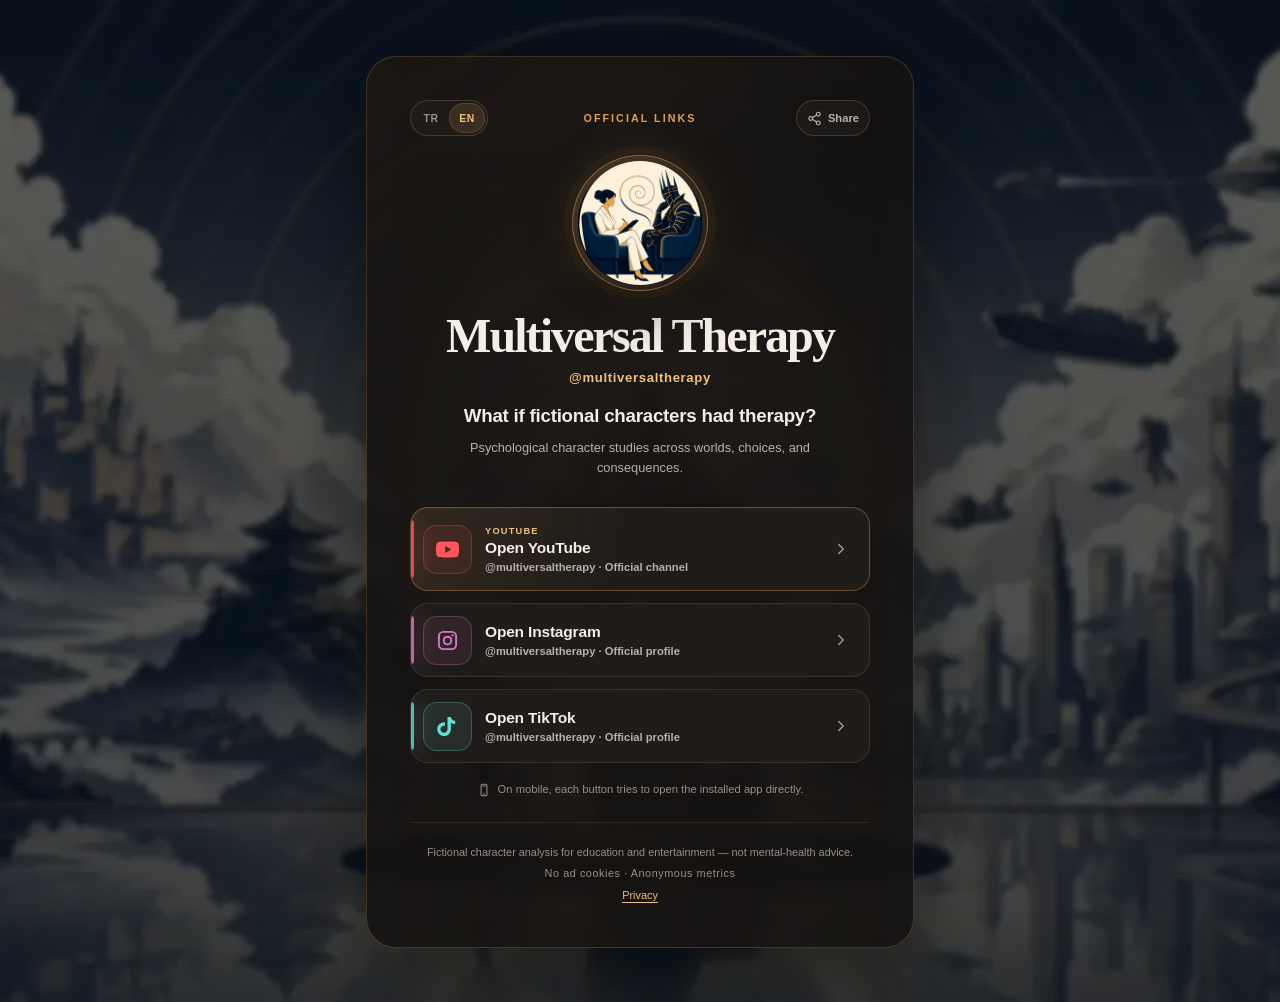
<file: index.html>
<!doctype html>
<html lang="en">
<head>
  <meta charset="utf-8">
  <meta name="viewport" content="width=device-width, initial-scale=1, viewport-fit=cover">
  <meta name="theme-color" content="#100f0e">
  <meta name="color-scheme" content="dark">
  <meta name="application-name" content="Multiversal Therapy">
  <meta name="referrer" content="no-referrer">
  <meta name="description" content="Official Multiversal Therapy links. Psychological character studies across worlds, choices, and consequences.">
  <meta http-equiv="Content-Security-Policy" content="default-src 'none'; img-src 'self'; style-src 'self'; script-src 'self' 'sha256-6HENbrslzZQmGPpcIbn14NTvtYMsAxly2jqx/GRYbjo='; script-src-attr 'none'; style-src-attr 'none'; connect-src https://counterapi.com; manifest-src 'self'; font-src 'none'; media-src 'none'; object-src 'none'; frame-src 'none'; worker-src 'none'; base-uri 'none'; form-action 'none'; upgrade-insecure-requests">

  <meta property="og:type" content="website">
  <meta property="og:site_name" content="Multiversal Therapy">
  <meta property="og:title" content="Multiversal Therapy | Resmî / Official">
  <meta property="og:description" content="Kurgusal karakterler terapi alsaydı? / What if fictional characters had therapy?">
  <meta property="og:url" content="https://multiversaltherapy.github.io/">
  <meta property="og:image" content="https://multiversaltherapy.github.io/assets/og-card-v2.jpg">
  <meta property="og:image:type" content="image/jpeg">
  <meta property="og:image:width" content="1200">
  <meta property="og:image:height" content="630">
  <meta property="og:image:alt" content="Multiversal Therapy güncel profil görseli / current profile artwork">

  <meta name="twitter:card" content="summary_large_image">
  <meta name="twitter:title" content="Multiversal Therapy | Resmî / Official">
  <meta name="twitter:description" content="Kurgusal karakterler terapi alsaydı? / What if fictional characters had therapy?">
  <meta name="twitter:image" content="https://multiversaltherapy.github.io/assets/og-card-v2.jpg">

  <link rel="canonical" href="https://multiversaltherapy.github.io/">
  <link rel="icon" href="assets/favicon-32-v4.png" type="image/png" sizes="32x32">
  <link rel="icon" href="assets/icon-192-v4.png" type="image/png" sizes="192x192">
  <link rel="shortcut icon" href="favicon.ico" sizes="any">
  <link rel="apple-touch-icon" href="assets/apple-touch-icon-v4.png" sizes="180x180">
  <link rel="manifest" href="site.webmanifest?v=4">
  <link rel="preload" as="image" href="assets/profile-v3-256.jpg?v=4" imagesizes="136px">
  <link rel="stylesheet" href="assets/link-bio-v3.css">
  <title>Multiversal Therapy | Official Links</title>
  <script src="assets/link-bio-v3.js?v=4" defer></script>
  <script src="assets/analytics-v1.js?v=2" defer></script>
</head>
<body>
  <main class="page-shell">
    <article class="profile-card reveal" aria-labelledby="profile-title">
      <div class="card-toolbar">
        <div class="language-switch" role="group" aria-label="Language / Dil">
          <button class="language-button" type="button" data-language="tr" aria-pressed="false">TR</button>
          <button class="language-button" type="button" data-language="en" aria-pressed="true">EN</button>
        </div>
        <p class="eyebrow">Official links</p>
        <button class="share-button" id="share-button" type="button" aria-label="Share Multiversal Therapy" aria-describedby="share-status">
          <svg viewBox="0 0 24 24" aria-hidden="true"><circle cx="18" cy="5" r="3"/><circle cx="6" cy="12" r="3"/><circle cx="18" cy="19" r="3"/><path d="m8.7 10.7 6.6-4.2M8.7 13.3l6.6 4.2"/></svg><span class="share-label">Share</span>
        </button>
      </div>
      <header class="identity">
        <div class="avatar-shell"><span class="avatar-fallback" aria-hidden="true">M</span><img class="avatar" src="assets/profile-v3-256.jpg?v=4" sizes="136px" width="256" height="256" alt="A therapist speaking with a fictional armored character" decoding="async" fetchpriority="high"></div>
        <h1 id="profile-title">Multiversal Therapy</h1>
        <p class="handle">@multiversaltherapy</p>
        <p class="tagline">What if fictional characters had therapy?</p>
        <p class="subline">Psychological character studies across worlds, choices, and consequences.</p>
      </header>
      <nav class="links" aria-label="Official Multiversal Therapy profiles">
        <a class="social-link youtube primary reveal" id="youtube-link" data-platform="youtube" href="https://www.youtube.com/@multiversaltherapy" rel="me external" aria-label="Watch Multiversal Therapy on YouTube" aria-describedby="mobile-note"><span class="platform-icon" aria-hidden="true"><svg viewBox="0 0 24 24"><path d="M23.5 6.2a3 3 0 0 0-2.1-2.1C19.5 3.6 12 3.6 12 3.6s-7.5 0-9.4.5A3 3 0 0 0 .5 6.2 31 31 0 0 0 0 12a31 31 0 0 0 .5 5.8 3 3 0 0 0 2.1 2.1c1.9.5 9.4.5 9.4.5s7.5 0 9.4-.5a3 3 0 0 0 2.1-2.1A31 31 0 0 0 24 12a31 31 0 0 0-.5-5.8ZM9.6 15.6V8.4l6.3 3.6-6.3 3.6Z"/></svg></span><span class="link-copy"><span class="link-kicker">YouTube</span><span class="link-title">Open YouTube</span><span class="link-detail">@multiversaltherapy · Official channel</span></span><span class="arrow" aria-hidden="true"><svg viewBox="0 0 24 24"><path d="m9 18 6-6-6-6"/></svg></span></a>
        <a class="social-link instagram reveal" data-platform="instagram" href="https://www.instagram.com/multiversaltherapy/" rel="me external" aria-label="Follow Multiversal Therapy on Instagram" aria-describedby="mobile-note"><span class="platform-icon" aria-hidden="true"><svg viewBox="0 0 24 24"><path d="M7.7 2h8.6A5.7 5.7 0 0 1 22 7.7v8.6a5.7 5.7 0 0 1-5.7 5.7H7.7A5.7 5.7 0 0 1 2 16.3V7.7A5.7 5.7 0 0 1 7.7 2Zm-.2 2A3.5 3.5 0 0 0 4 7.5v9A3.5 3.5 0 0 0 7.5 20h9a3.5 3.5 0 0 0 3.5-3.5v-9A3.5 3.5 0 0 0 16.5 4h-9Zm9.8 1.5a1.2 1.2 0 1 1 0 2.4 1.2 1.2 0 0 1 0-2.4ZM12 7a5 5 0 1 1 0 10 5 5 0 0 1 0-10Zm0 2a3 3 0 1 0 0 6 3 3 0 0 0 0-6Z"/></svg></span><span class="link-copy"><span class="link-title">Open Instagram</span><span class="link-detail">@multiversaltherapy · Official profile</span></span><span class="arrow" aria-hidden="true"><svg viewBox="0 0 24 24"><path d="m9 18 6-6-6-6"/></svg></span></a>
        <a class="social-link tiktok reveal" data-platform="tiktok" href="https://www.tiktok.com/@multiversaltherapy" rel="me external" aria-label="Watch Multiversal Therapy on TikTok" aria-describedby="mobile-note"><span class="platform-icon" aria-hidden="true"><svg viewBox="0 0 24 24"><path d="M15.6 2c.3 2.3 1.7 3.7 4.4 3.9v3.5a8.6 8.6 0 0 1-4.4-1.1v6.5a7.2 7.2 0 1 1-6.2-7.1v3.6a3.7 3.7 0 1 0 2.6 3.5V2h3.6Z"/></svg></span><span class="link-copy"><span class="link-title">Open TikTok</span><span class="link-detail">@multiversaltherapy · Official profile</span></span><span class="arrow" aria-hidden="true"><svg viewBox="0 0 24 24"><path d="m9 18 6-6-6-6"/></svg></span></a>
      </nav>
      <p class="mobile-note" id="mobile-note"><svg viewBox="0 0 24 24" aria-hidden="true"><rect x="7" y="2" width="10" height="20" rx="2"/><path d="M10 5h4M11 19h2"/></svg><span id="mobile-note-text">On mobile, each button tries to open the installed app directly.</span></p>
      <p class="in-app-note" id="in-app-note" hidden>You’re viewing this page inside an in-app browser.</p>
      <section class="app-fallback" id="app-fallback" aria-live="polite" hidden><p class="fallback-title" id="fallback-title">The app did not open.</p><p class="fallback-copy" id="fallback-copy">The in-app browser may have blocked the handoff.</p><div class="fallback-actions"><a class="fallback-link primary" id="retry-app-link" href="/">Try App Again</a><a class="fallback-link" id="open-web-link" href="/" rel="external noreferrer">Continue on Web</a></div><p class="browser-help" id="external-browser-help" hidden>Open this page in your external browser, then try again.</p></section>
      <footer class="footer"><p id="footer-disclaimer">Fictional character analysis for education and entertainment — not mental-health advice.</p><p class="privacy-note" id="privacy-note">No ad cookies · Anonymous metrics</p><p><a id="privacy-link" href="privacy.html">Privacy</a></p></footer>
      <p class="visually-hidden" id="share-status" role="status" aria-live="polite"></p>
    </article>
  </main>
  <script type="application/ld+json">{"@context":"https://schema.org","@type":"ProfilePage","name":"Multiversal Therapy | Official Links","url":"https://multiversaltherapy.github.io/","description":"What if fictional characters had therapy?","mainEntity":{"@type":"Organization","name":"Multiversal Therapy","alternateName":["Çokluevren Terapisi","@multiversaltherapy"],"description":"Psychological character studies across worlds, choices, and consequences.","image":"https://multiversaltherapy.github.io/assets/profile-v3-256.jpg?v=4","url":"https://multiversaltherapy.github.io/","sameAs":["https://www.youtube.com/@multiversaltherapy","https://www.instagram.com/multiversaltherapy/","https://www.tiktok.com/@multiversaltherapy"]}}</script>
</body>
</html>
</file>
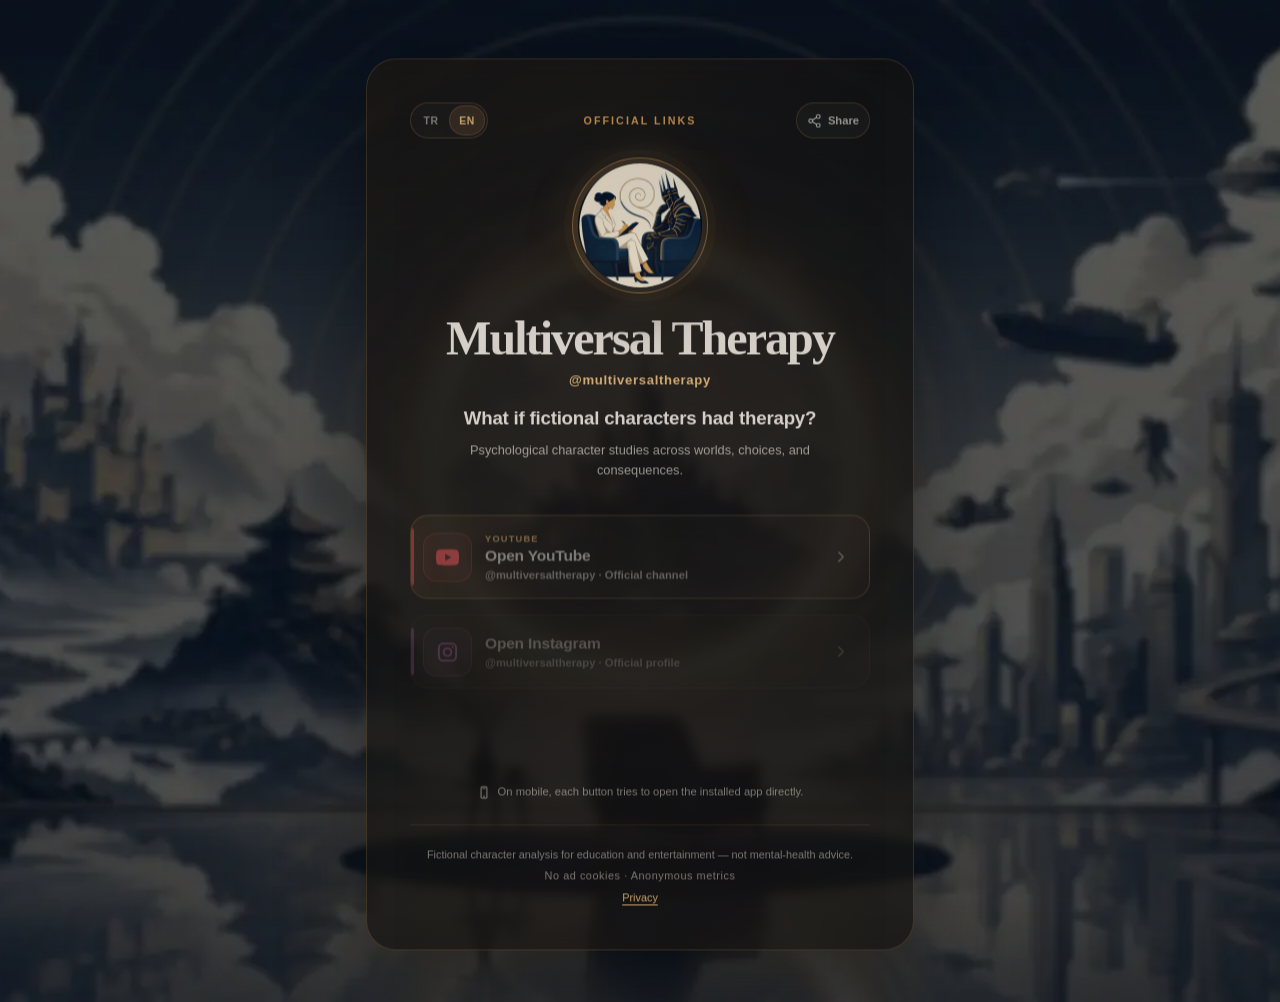
<file: youtube-app-opener/index.html>
<!doctype html><html lang="en"><head><meta charset="utf-8"><meta name="viewport" content="width=device-width,initial-scale=1"><meta name="robots" content="noindex"><meta name="referrer" content="no-referrer"><meta http-equiv="refresh" content="0; url=/"><link rel="canonical" href="https://multiversaltherapy.github.io/"><title>Multiversal Therapy</title></head><body><p><a href="/">Continue to Multiversal Therapy</a></p></body></html>
</file>
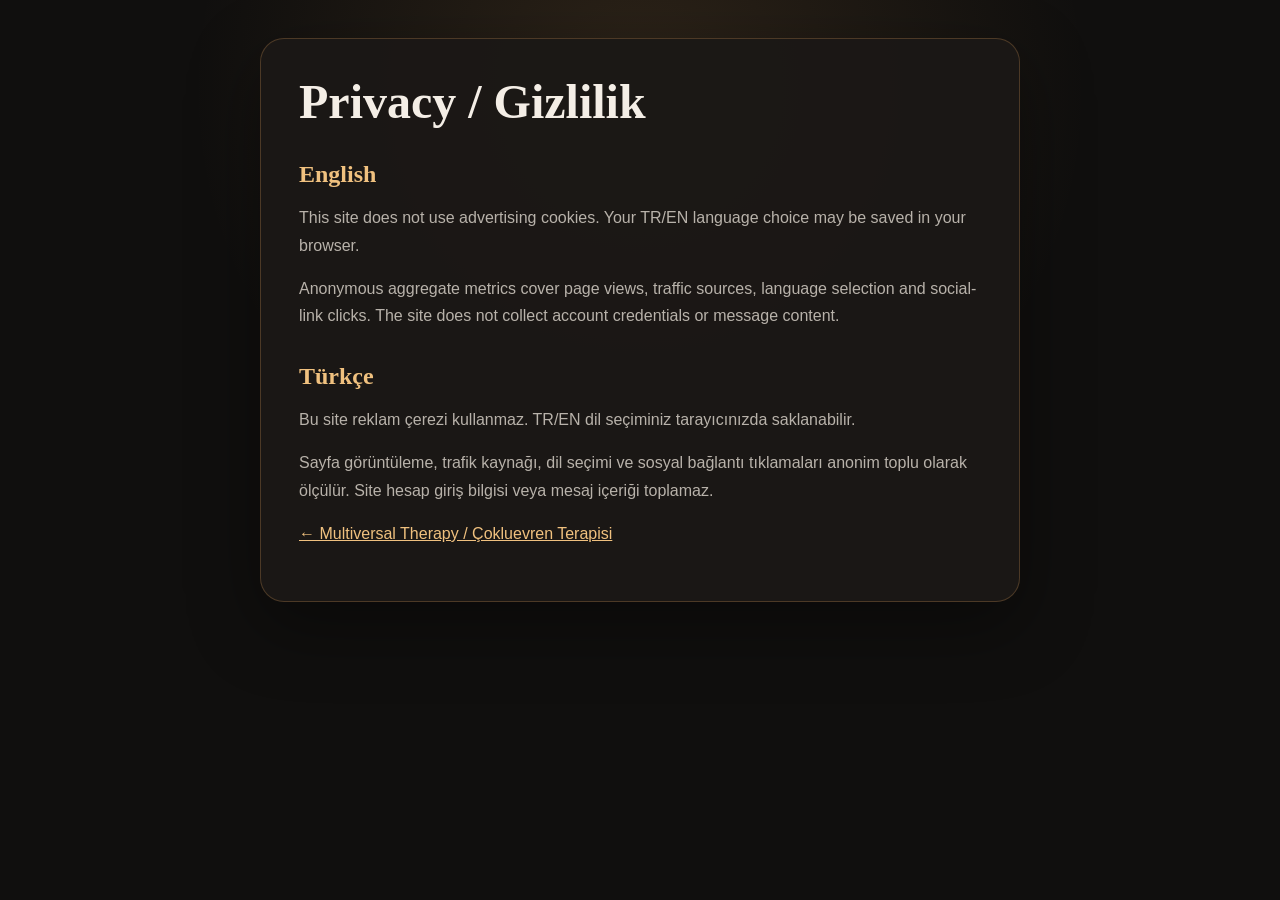
<file: privacy.html>
<!doctype html>
<html lang="en">
<head>
  <meta charset="utf-8">
  <meta name="viewport" content="width=device-width,initial-scale=1,viewport-fit=cover">
  <meta name="theme-color" content="#100f0e">
  <meta name="color-scheme" content="dark">
  <meta name="robots" content="noindex">
  <meta name="referrer" content="no-referrer">
  <meta http-equiv="Content-Security-Policy" content="default-src 'none'; style-src 'self'; style-src-attr 'none'; img-src 'self'; base-uri 'none'; form-action 'none'; frame-src 'none'; object-src 'none'; upgrade-insecure-requests">
  <link rel="icon" href="assets/favicon-32-v4.png" type="image/png" sizes="32x32">
  <link rel="apple-touch-icon" href="assets/apple-touch-icon-v4.png" sizes="180x180">
  <link rel="stylesheet" href="assets/static-v3.css">
  <title>Privacy / Gizlilik | Multiversal Therapy</title>
</head>
<body><main class="static-wrap"><div class="static-card">
<h1>Privacy / Gizlilik</h1>
<h2>English</h2>
<p>This site does not use advertising cookies. Your TR/EN language choice may be saved in your browser.</p>
<p>Anonymous aggregate metrics cover page views, traffic sources, language selection and social-link clicks. The site does not collect account credentials or message content.</p>
<h2>Türkçe</h2>
<p>Bu site reklam çerezi kullanmaz. TR/EN dil seçiminiz tarayıcınızda saklanabilir.</p>
<p>Sayfa görüntüleme, trafik kaynağı, dil seçimi ve sosyal bağlantı tıklamaları anonim toplu olarak ölçülür. Site hesap giriş bilgisi veya mesaj içeriği toplamaz.</p>
<p><a href="/">← Multiversal Therapy / Çokluevren Terapisi</a></p>
</div></main></body></html>
</file>
<file: assets/link-bio-v3.css>
:root{color-scheme:dark;font-family:Inter,ui-sans-serif,-apple-system,BlinkMacSystemFont,"Segoe UI",sans-serif;--ink:#100f0e;--surface:rgba(27,24,22,.93);--surface-raised:rgba(34,30,27,.96);--gold:#dfa057;--gold-light:#f0c17f;--cream:#f4eee6;--muted:#b8b2aa;--quiet:#969089;--line:rgba(223,160,87,.22);--line-strong:rgba(223,160,87,.5);--shadow:0 30px 90px rgba(0,0,0,.52)}*{box-sizing:border-box}html{min-width:320px;background:var(--ink);scroll-behavior:smooth}body{margin:0;min-height:100vh;min-height:100svh;overflow-x:hidden;background:linear-gradient(rgba(8,17,29,.30),rgba(8,17,29,.48)),url("background-v2.webp") center center/cover no-repeat,var(--ink);color:var(--cream);-webkit-font-smoothing:antialiased;text-rendering:optimizeLegibility}body:before,body:after{position:fixed;z-index:-1;border-radius:50%;content:"";pointer-events:none;opacity:.28}body:before{top:-22rem;left:50%;width:46rem;height:46rem;border:1px solid rgba(223,160,87,.12);box-shadow:0 0 0 4.2rem rgba(223,160,87,.025),0 0 0 9.3rem rgba(223,160,87,.014),0 0 120px rgba(223,160,87,.08);transform:translateX(-50%)}body:after{right:-9rem;bottom:-12rem;width:27rem;height:27rem;border:1px solid rgba(94,118,116,.12);box-shadow:0 0 80px rgba(94,118,116,.05)}button,a{font:inherit;touch-action:manipulation}.page-shell{display:grid;min-height:100vh;min-height:100svh;place-items:center;padding:max(30px,env(safe-area-inset-top)) max(16px,env(safe-area-inset-right)) max(28px,env(safe-area-inset-bottom)) max(16px,env(safe-area-inset-left))}.profile-card{position:relative;width:min(100%,548px);padding:clamp(26px,6vw,43px);overflow:hidden;border:1px solid var(--line);border-radius:30px;background:linear-gradient(145deg,rgba(223,160,87,.045),transparent 30%),rgba(20,18,17,.90);box-shadow:var(--shadow);isolation:isolate;-webkit-backdrop-filter:blur(6px);backdrop-filter:blur(6px)}.profile-card:before{position:absolute;z-index:-1;inset:0;border-radius:inherit;background:repeating-linear-gradient(0deg,transparent 0 37px,rgba(244,238,230,.015) 38px),linear-gradient(90deg,transparent,rgba(223,160,87,.018) 50%,transparent);content:"";pointer-events:none}.card-toolbar{display:grid;grid-template-columns:1fr auto 1fr;align-items:center;min-height:36px;margin-bottom:19px}.language-switch{grid-column:1;justify-self:start;display:inline-flex;padding:2px;border:1px solid var(--line);border-radius:999px;background:rgba(244,238,230,.025)}.language-button{min-width:36px;min-height:30px;padding:5px 8px;border:0;border-radius:999px;background:transparent;color:var(--quiet);cursor:pointer;font-size:.65rem;font-weight:850;letter-spacing:.06em;-webkit-tap-highlight-color:transparent}.language-button[aria-pressed="true"]{background:rgba(223,160,87,.14);color:var(--gold-light);box-shadow:inset 0 0 0 1px rgba(223,160,87,.22)}.language-button:focus-visible,.share-button:focus-visible{outline:3px solid var(--gold-light);outline-offset:3px}.eyebrow{grid-column:2;margin:0;color:var(--gold);font-size:.67rem;font-weight:800;letter-spacing:.19em;text-align:center;text-transform:uppercase}.share-button{grid-column:3;justify-self:end;display:inline-flex;align-items:center;gap:6px;min-width:44px;min-height:36px;padding:7px 10px;border:1px solid var(--line);border-radius:999px;background:rgba(244,238,230,.035);color:var(--muted);cursor:pointer;transition:border-color .18s ease,color .18s ease,background .18s ease;-webkit-tap-highlight-color:transparent}.share-button:hover{border-color:var(--line-strong);background:rgba(223,160,87,.075);color:var(--cream)}.share-button svg{width:15px;height:15px;fill:none;stroke:currentColor;stroke-linecap:round;stroke-linejoin:round;stroke-width:1.9}.share-label{font-size:.7rem;font-weight:750}.identity{text-align:center}.avatar-shell{position:relative;width:136px;height:136px;margin:0 auto 21px;padding:5px;border:1px solid var(--line-strong);border-radius:50%;background:linear-gradient(145deg,rgba(223,160,87,.24),rgba(62,64,83,.13));box-shadow:0 0 0 8px rgba(223,160,87,.035),0 0 48px rgba(223,160,87,.15),0 20px 45px rgba(0,0,0,.46)}.avatar-fallback,.avatar{position:absolute;inset:5px;width:calc(100% - 10px);height:calc(100% - 10px);border-radius:50%}.avatar-fallback{display:grid;place-items:center;background:#171513;color:var(--gold);font-family:ui-serif,"Iowan Old Style","Palatino Linotype",Georgia,serif;font-size:2.7rem;font-weight:700}.avatar{display:block;object-fit:cover;object-position:center}h1{margin:0;font-family:ui-serif,"Iowan Old Style","Palatino Linotype",Georgia,serif;font-size:clamp(2.1rem,8vw,3rem);font-weight:650;letter-spacing:-.04em;line-height:.98}.handle{margin:11px 0 0;color:var(--gold-light);font-size:.82rem;font-weight:760;letter-spacing:.05em}.tagline{max-width:390px;margin:17px auto 0;color:var(--cream);font-size:clamp(1.02rem,3.8vw,1.17rem);font-weight:620;letter-spacing:-.012em;line-height:1.48}.subline{max-width:410px;margin:8px auto 0;color:var(--muted);font-size:.8rem;line-height:1.55}.links{display:grid;gap:12px;margin-top:30px}.social-link{--platform:var(--gold);position:relative;display:grid;grid-template-columns:49px minmax(0,1fr) 25px;gap:13px;align-items:center;min-height:74px;padding:11px 16px 11px 12px;overflow:hidden;border:1px solid rgba(244,238,230,.1);border-radius:18px;background:var(--surface-raised);color:var(--cream);text-decoration:none;transition:border-color .18s ease,box-shadow .18s ease,transform .18s ease;-webkit-tap-highlight-color:transparent}.social-link:before{position:absolute;top:12px;bottom:12px;left:0;width:3px;border-radius:0 3px 3px 0;background:var(--platform);box-shadow:0 0 22px var(--platform);content:"";opacity:.82}.social-link:hover{border-color:color-mix(in srgb,var(--platform) 44%,transparent);box-shadow:0 13px 34px rgba(0,0,0,.27);transform:translateY(-2px)}.social-link:active{transform:translateY(0) scale(.99)}.social-link:focus-visible{outline:3px solid color-mix(in srgb,var(--platform) 68%,white);outline-offset:3px}.social-link.primary{min-height:84px;border-color:rgba(223,160,87,.34);background:linear-gradient(100deg,rgba(223,160,87,.095),transparent 46%),var(--surface-raised);box-shadow:inset 0 1px 0 rgba(244,238,230,.04)}.youtube{--platform:#ff555c}.instagram{--platform:#d679c5}.tiktok{--platform:#62ddd8}.platform-icon{display:grid;width:49px;height:49px;place-items:center;border:1px solid color-mix(in srgb,var(--platform) 27%,transparent);border-radius:14px;background:color-mix(in srgb,var(--platform) 9%,transparent);color:var(--platform)}.platform-icon svg{width:23px;height:23px;fill:currentColor}.link-copy{min-width:0}.link-kicker,.link-title,.link-detail{display:block;overflow:hidden;text-overflow:ellipsis;white-space:nowrap}.link-kicker{margin-bottom:3px;color:var(--gold-light);font-size:.58rem;font-weight:850;letter-spacing:.13em;text-transform:uppercase}.link-title{font-size:.97rem;font-weight:820;letter-spacing:-.012em}.link-detail{margin-top:4px;color:var(--muted);font-size:.7rem;font-weight:560}.arrow{display:grid;width:25px;height:25px;place-items:center;color:rgba(244,238,230,.62);transition:color .18s ease,transform .18s ease}.arrow svg{width:18px;height:18px;fill:none;stroke:currentColor;stroke-linecap:round;stroke-linejoin:round;stroke-width:1.8}.social-link:hover .arrow{color:var(--cream);transform:translateX(2px)}.mobile-note{display:flex;align-items:center;justify-content:center;gap:7px;margin:18px 0 0;color:var(--quiet);font-size:.7rem;line-height:1.45;text-align:center}.mobile-note svg{width:14px;height:14px;flex:0 0 auto;fill:none;stroke:currentColor;stroke-linecap:round;stroke-linejoin:round;stroke-width:1.8}.in-app-note{margin:12px 0 0;padding:10px 12px;border:1px solid rgba(223,160,87,.2);border-radius:12px;background:rgba(223,160,87,.055);color:var(--muted);font-size:.7rem;line-height:1.5;text-align:center}.in-app-note[hidden],.app-fallback[hidden]{display:none}.app-fallback{margin-top:16px;padding:16px;border:1px solid rgba(223,160,87,.32);border-radius:16px;background:rgba(16,15,14,.72);box-shadow:inset 0 1px 0 rgba(244,238,230,.035);text-align:left}.fallback-title{margin:0;color:var(--cream);font-size:.86rem;font-weight:820}.fallback-copy,.browser-help{margin:7px 0 0;color:var(--muted);font-size:.7rem;line-height:1.55}.fallback-actions{display:grid;grid-template-columns:repeat(2,minmax(0,1fr));gap:9px;margin-top:13px}.fallback-link{display:inline-flex;min-height:44px;align-items:center;justify-content:center;padding:10px 12px;border:1px solid var(--line);border-radius:12px;background:rgba(244,238,230,.035);color:var(--cream);font-size:.72rem;font-weight:800;text-align:center;text-decoration:none}.fallback-link.primary{border-color:var(--line-strong);background:rgba(223,160,87,.11)}.fallback-link:hover{border-color:var(--gold-light);background:rgba(223,160,87,.14)}.fallback-link:focus-visible{outline:3px solid var(--gold-light);outline-offset:3px}.browser-help{color:var(--gold-light)}.footer{padding-top:21px;margin-top:24px;border-top:1px solid rgba(223,160,87,.12);color:var(--quiet);font-size:.68rem;line-height:1.55;text-align:center}.footer p{margin:0}.footer p+p{margin-top:5px}.privacy-note{letter-spacing:.05em}.footer a{color:var(--gold-light);text-underline-offset:3px}.visually-hidden{position:absolute!important;width:1px!important;height:1px!important;padding:0!important;overflow:hidden!important;clip:rect(0,0,0,0)!important;white-space:nowrap!important;border:0!important}.copy-helper{position:fixed;inset:0;width:1px;height:1px;opacity:0;pointer-events:none}.reveal{animation:rise-in .62s cubic-bezier(.2,.75,.25,1) both}.links .social-link:nth-child(1){animation-delay:.09s}.links .social-link:nth-child(2){animation-delay:.15s}.links .social-link:nth-child(3){animation-delay:.21s}@keyframes rise-in{from{opacity:0;transform:translateY(13px)}to{opacity:1;transform:translateY(0)}}@media(max-width:480px){body:before{top:-18rem;width:38rem;height:38rem;box-shadow:0 0 0 4rem rgba(223,160,87,.022),0 0 54px rgba(223,160,87,.06)}body:after{display:none}.page-shell{padding-right:11px;padding-left:11px}.profile-card{padding:24px 17px 22px;border-radius:25px;box-shadow:0 22px 55px rgba(0,0,0,.42);-webkit-backdrop-filter:blur(4px);backdrop-filter:blur(4px)}.card-toolbar{margin-bottom:17px}.language-button{min-width:32px;min-height:29px;padding:4px 6px;font-size:.61rem}.share-label{display:none}.share-button{width:38px;min-width:38px;padding:6px;justify-content:center}.avatar-shell{width:124px;height:124px}.social-link{grid-template-columns:45px minmax(0,1fr) 21px;gap:11px;min-height:70px;padding-right:13px;border-radius:16px}.social-link.primary{min-height:80px}.platform-icon{width:45px;height:45px;border-radius:13px}.link-title{font-size:.91rem}.fallback-actions{grid-template-columns:1fr}}@media(min-width:760px){.profile-card{margin:26px 0}}@media(pointer:coarse){body{background-attachment:scroll}.social-link:hover{transform:none}}@media(prefers-reduced-motion:reduce){html{scroll-behavior:auto}*,*:before,*:after{animation-duration:.01ms!important;animation-iteration-count:1!important;scroll-behavior:auto!important;transition-duration:.01ms!important}}@media(prefers-contrast:more){:root{--muted:#d7d2cb;--quiet:#c4beb6;--line:rgba(240,193,127,.55)}.social-link{border-color:rgba(244,238,230,.42)}}@supports not (color:color-mix(in srgb,white,black)){.social-link:hover,.social-link:focus-visible{border-color:var(--gold)}.platform-icon{border-color:rgba(244,238,230,.18);background:rgba(244,238,230,.05)}}
</file>
<file: assets/static-v3.css>
:root{color-scheme:dark;--ink:#100f0e;--surface:#1b1816;--gold:#dfa057;--gold-light:#f0c17f;--cream:#f4eee6;--muted:#b8b2aa;font-family:ui-sans-serif,-apple-system,BlinkMacSystemFont,"Segoe UI",sans-serif}*{box-sizing:border-box}html{background:var(--ink)}body{margin:0;min-height:100vh;min-height:100svh;background:radial-gradient(circle at 50% 10%,rgba(223,160,87,.14),transparent 28rem),var(--ink);color:var(--cream)}a{color:var(--gold-light)}a:focus-visible{outline:3px solid var(--gold-light);outline-offset:3px}.static-wrap{width:min(calc(100% - 32px),760px);margin:0 auto;padding:max(38px,env(safe-area-inset-top)) 0 max(64px,env(safe-area-inset-bottom))}.static-card{padding:clamp(22px,6vw,38px);border:1px solid rgba(223,160,87,.25);border-radius:24px;background:rgba(27,24,22,.97);box-shadow:0 24px 70px rgba(0,0,0,.38)}.static-card h1,.static-card h2{font-family:ui-serif,"Iowan Old Style","Palatino Linotype",Georgia,serif}.static-card h1{margin:0;font-size:clamp(2rem,8vw,3rem);line-height:1.05}.static-card h2{margin:34px 0 0;color:var(--gold-light)}.static-card p,.static-card li{color:var(--muted);line-height:1.7}.static-card code{color:var(--cream)}.not-found{display:grid;min-height:100vh;min-height:100svh;place-items:center;padding:24px;text-align:center}.not-found .static-card{width:min(100%,520px)}.not-found img{width:112px;height:112px;border:2px solid var(--gold);border-radius:50%;object-fit:cover}.not-found h1{margin-top:22px}.not-found .code{color:var(--gold);font-size:.76rem;font-weight:800;letter-spacing:.14em}
</file>
